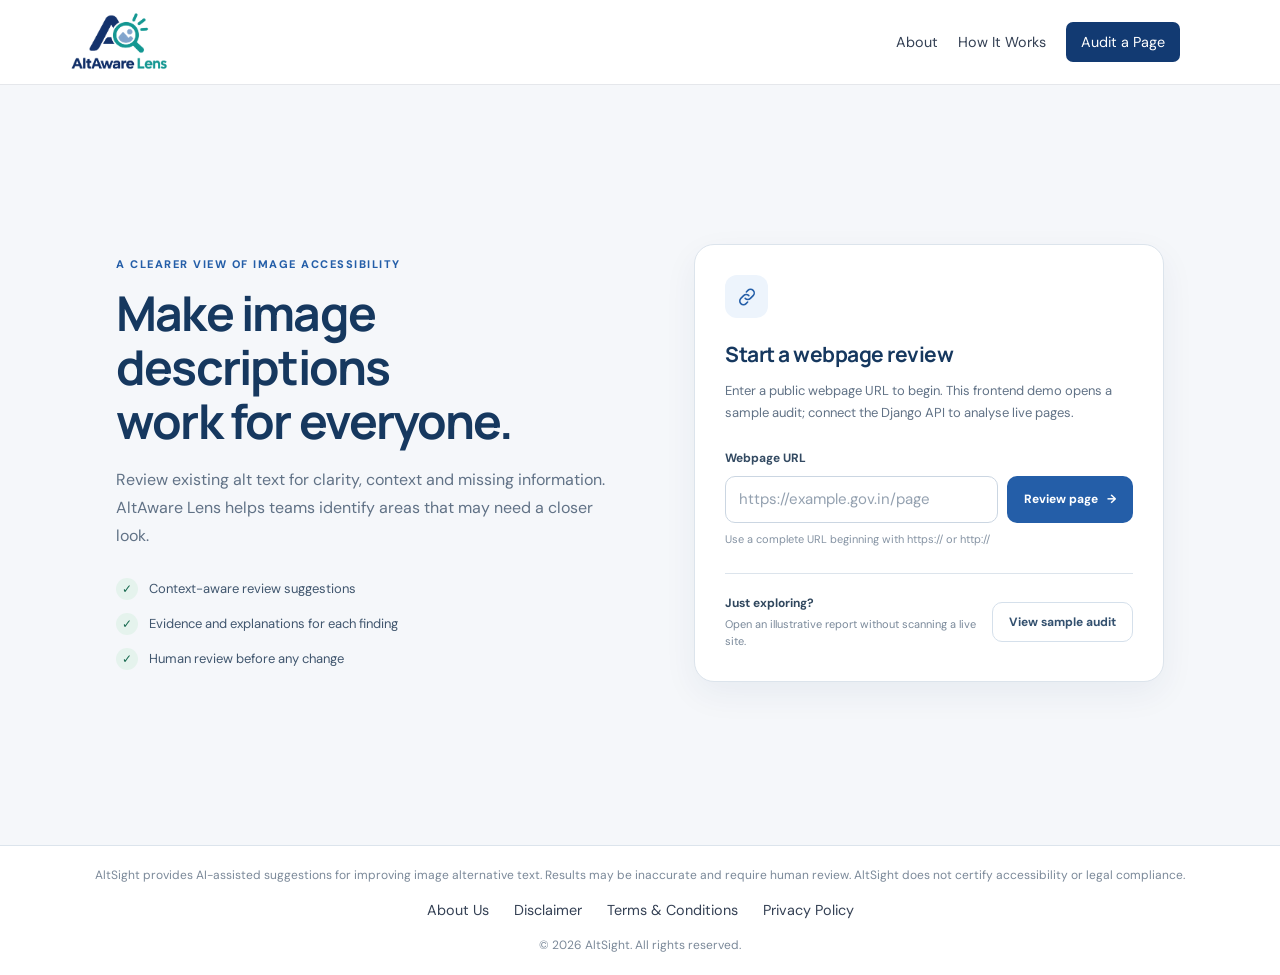
<file: index.html>
<!DOCTYPE html>
<html lang="en">

<head>
  <meta charset="UTF-8">
  <meta name="viewport" content="width=device-width, initial-scale=1">
  <meta name="theme-color" content="#16385f">

  <title>AltSight | Image accessibility review</title>

  <link rel="icon" href="images/AltAware%20Lens%20Logo%20Mark.png" type="image/png">
  <link rel="stylesheet" href="css/style.css">
  <script src="js/home.js" defer></script>
</head>

<body class="home-page">

  <!-- HEADER -->
<header class="site-header">

  <a href="index.html" class="brand">
    <img
      src="./images/AltAware%20Lens%20Logo%20Mark.png"
      alt="AltAware Lens logo"
      class="brand-logo"
      width="56"
      height="56"
    >
  </a>

  <nav class="nav-links" aria-label="Main navigation">
    <a href="about.html">About</a>
    <a href="about.html#how-it-works">How It Works</a>
    <a href="index.html#audit-form" class="nav-cta">
      Audit a Page
    </a>
  </nav>

</header>


  <!-- MAIN CONTENT -->
  <main class="home-main">

    <!-- Welcome Section -->
    <section class="welcome-copy" aria-labelledby="page-title">

      <p class="eyebrow">A clearer view of image accessibility</p>

      <h1 id="page-title">
        Make image descriptions<br class="desktop-break"> work for everyone.
      </h1>

      <p class="lead">
        Review existing alt text for clarity, context and missing information.
        AltAware Lens helps teams identify areas that may need a closer look.
      </p>

      <ul class="trust-points">
        <li><span aria-hidden="true">✓</span> Context-aware review suggestions</li>
        <li><span aria-hidden="true">✓</span> Evidence and explanations for each finding</li>
        <li><span aria-hidden="true">✓</span> Human review before any change</li>
      </ul>

    </section>


    <!-- URL Review Section -->
    <section class="url-card" aria-labelledby="url-heading">

      <div class="card-icon" aria-hidden="true">
        <svg viewBox="0 0 24 24" fill="none">
          <path
            d="M10 13.5a4 4 0 0 0 5.7 0l3-3a4 4 0 0 0-5.7-5.7l-1.7 1.7M14 10.5a4 4 0 0 0-5.7 0l-3 3A4 4 0 0 0 11 19.2l1.7-1.7"
            stroke="currentColor"
            stroke-width="1.7"
            stroke-linecap="round"
          />
        </svg>
      </div>

      <h2 id="url-heading">Start a webpage review</h2>

      <p class="muted">
        Enter a public webpage URL to begin. This frontend demo opens a
        sample audit; connect the Django API to analyse live pages.
      </p>

      <form id="urlForm" class="url-form">

        <label for="pageUrl">Webpage URL</label>

        <div class="input-row">
          <input
            id="pageUrl"
            name="url"
            type="url"
            placeholder="https://example.gov.in/page"
            autocomplete="url"
            required
          >

          <button class="button button-primary" type="submit">
            Review page <span aria-hidden="true">→</span>
          </button>
        </div>

        <p class="field-hint">
          Use a complete URL beginning with https:// or http://
        </p>

        <div
          id="homeMessage"
          class="message"
          role="status"
          aria-live="polite">
        </div>

      </form>

      <div class="card-divider"></div>

      <div class="sample-row">
        <div>
          <strong>Just exploring?</strong>
          <span>Open an illustrative report without scanning a live site.</span>
        </div>

        <button
          type="button"
          id="sampleButton"
          class="button button-secondary">
          View sample audit
        </button>
      </div>

    </section>

  </main>


  <!-- FOOTER -->
  <footer class="site-footer">

    <p class="footer-disclaimer">
      AltSight provides AI-assisted suggestions for improving image
      alternative text. Results may be inaccurate and require human
      review. AltSight does not certify accessibility or legal compliance.
    </p>

    <nav class="footer-links" aria-label="Legal and information">
      <a href="about.html">About Us</a>
      <a href="disclaimer.html">Disclaimer</a>
      <a href="terms.html">Terms &amp; Conditions</a>
      <a href="privacy.html">Privacy Policy</a>
    </nav>

    <p class="copyright">
      &copy; 2026 AltSight. All rights reserved.
    </p>

  </footer>

</body>
</html>
</file>
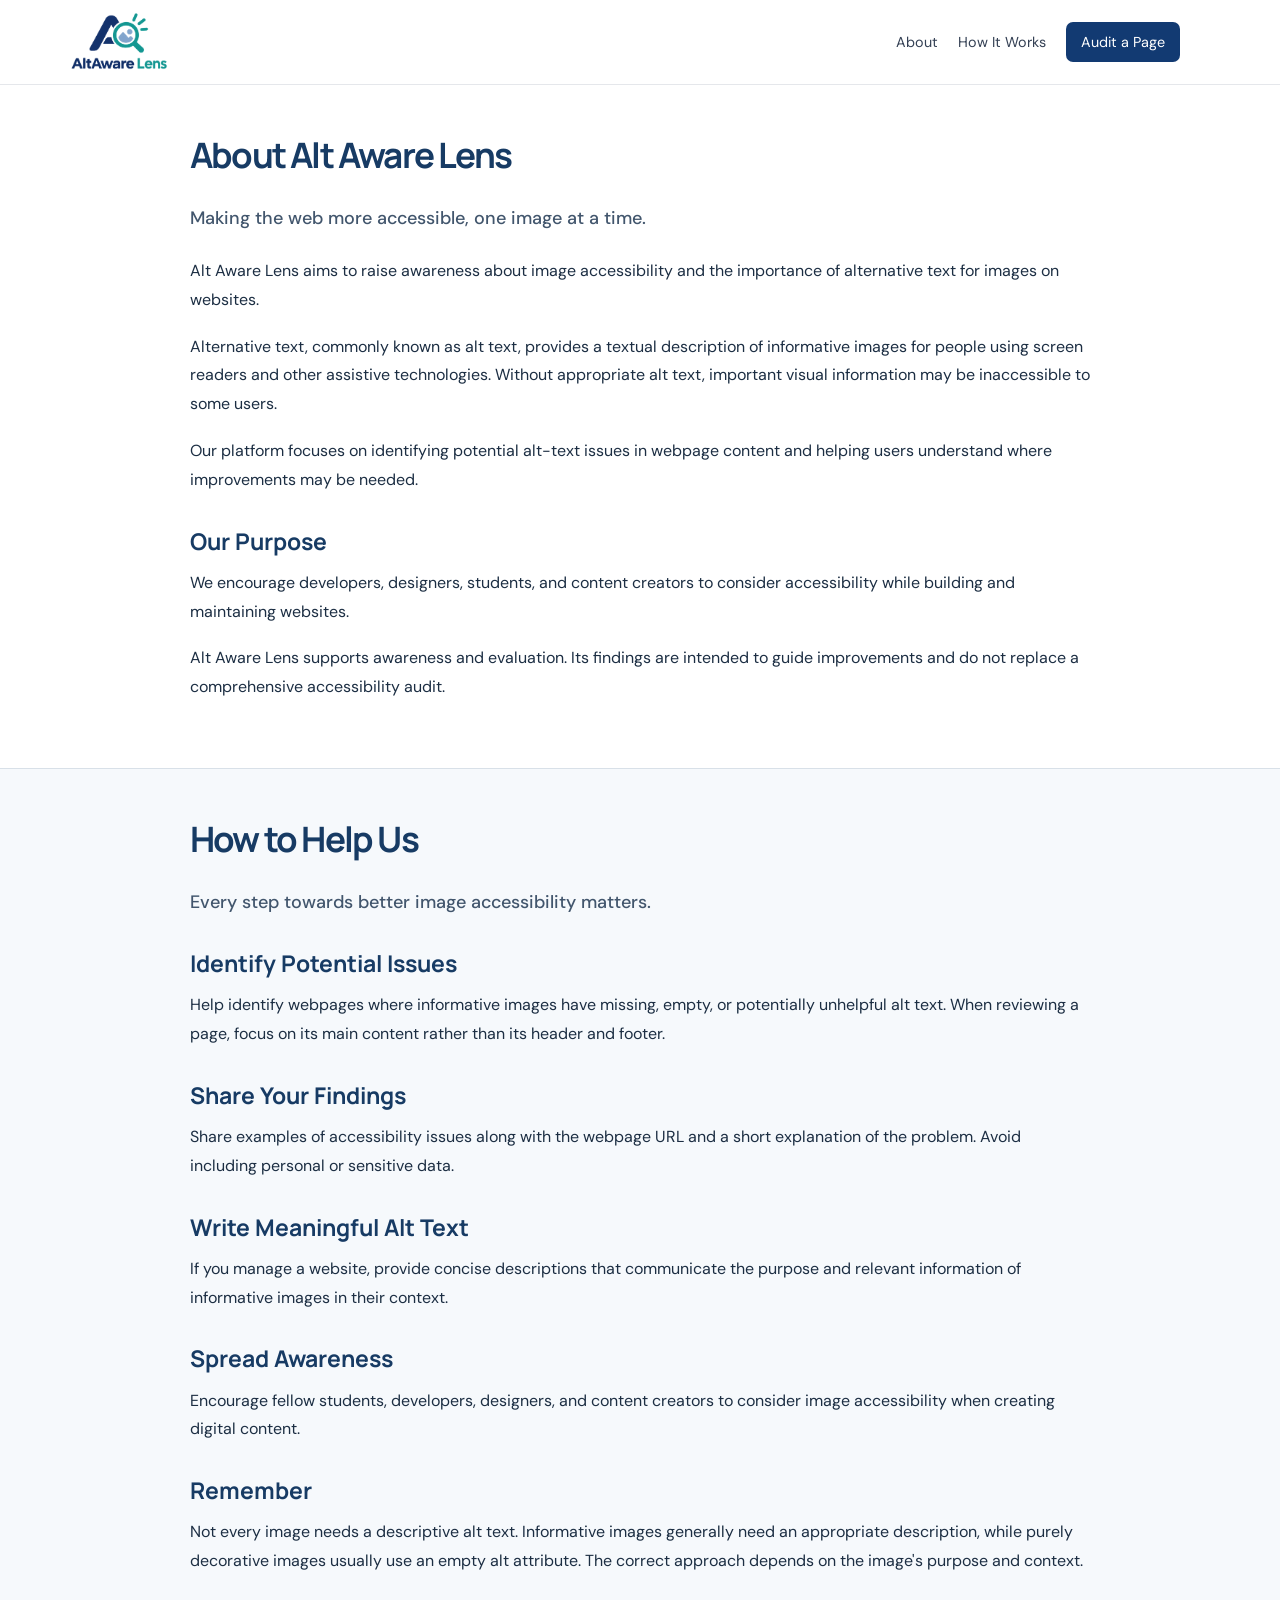
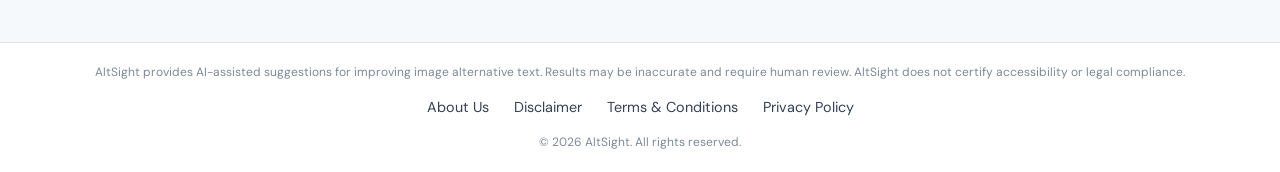
<file: info.html>
<!DOCTYPE html>
<html lang="en">

<head>
  <meta charset="UTF-8">
  <meta name="viewport" content="width=device-width, initial-scale=1">
  <meta name="theme-color" content="#16385f">

  <title>Audit report | AltAware Lens</title>

  <link rel="icon" href="images/AltAware%20Lens%20Logo%20Mark.png" type="image/png">
  <link rel="stylesheet" href="css/style.css">
  <link rel="stylesheet" href="css/info.css">
  <script src="js/audit.js" defer></script>
    
  <script defer src="js/audit.js"></script>

</head>

<body>


<!-- HEADER -->
<header class="site-header">

  <a href="index.html" class="brand">
    <img
      src="./images/AltAware%20Lens%20Logo%20Mark.png"
      alt="AltAware Lens logo"
      class="brand-logo"
      width="56"
      height="56"
    >
  </a>

  <nav class="nav-links" aria-label="Main navigation">
    <a href="about.html">About</a>
    <a href="about.html#how-it-works">How It Works</a>
    <a href="index.html#audit-form" class="nav-cta">
      Audit a Page
    </a>
  </nav>

</header>

    <!-- About Section: First Half -->
    <section class="info-section about-section" id="about">
        <div class="info-container">
            <h1>About Alt Aware Lens</h1>

            <p class="intro">
                Making the web more accessible, one image at a time.
            </p>

            <p>
                Alt Aware Lens aims to raise awareness about image
                accessibility and the importance of alternative text
                for images on websites.
            </p>

            <p>
                Alternative text, commonly known as alt text, provides
                a textual description of informative images for people
                using screen readers and other assistive technologies.
                Without appropriate alt text, important visual
                information may be inaccessible to some users.
            </p>

            <p>
                Our platform focuses on identifying potential
                alt-text issues in webpage content and helping users
                understand where improvements may be needed.
            </p>

            <h2>Our Purpose</h2>

            <p>
                We encourage developers, designers, students, and
                content creators to consider accessibility while
                building and maintaining websites.
            </p>

            <p>
                Alt Aware Lens supports awareness and evaluation.
                Its findings are intended to guide improvements and
                do not replace a comprehensive accessibility audit.
            </p>
        </div>
    </section>

    <!-- How to Help Us Section: Second Half -->
    <section class="info-section help-section" id="how-to-help">
        <div class="info-container">
            <h1>How to Help Us</h1>

            <p class="intro">
                Every step towards better image accessibility matters.
            </p>

            <h2>Identify Potential Issues</h2>

            <p>
                Help identify webpages where informative images have
                missing, empty, or potentially unhelpful alt text.
                When reviewing a page, focus on its main content
                rather than its header and footer.
            </p>

            <h2>Share Your Findings</h2>

            <p>
                Share examples of accessibility issues along with
                the webpage URL and a short explanation of the
                problem. Avoid including personal or sensitive data.
            </p>

            <h2>Write Meaningful Alt Text</h2>

            <p>
                If you manage a website, provide concise descriptions
                that communicate the purpose and relevant information
                of informative images in their context.
            </p>

            <h2>Spread Awareness</h2>

            <p>
                Encourage fellow students, developers, designers,
                and content creators to consider image accessibility
                when creating digital content.
            </p>

            <h2>Remember</h2>

            <p>
                Not every image needs a descriptive alt text.
                Informative images generally need an appropriate
                description, while purely decorative images usually
                use an empty alt attribute. The correct approach
                depends on the image's purpose and context.
            </p>
        </div>
    </section>


</main>


  <!-- FOOTER -->
  <footer class="site-footer">

    <p class="footer-disclaimer">
      AltSight provides AI-assisted suggestions for improving image
      alternative text. Results may be inaccurate and require human
      review. AltSight does not certify accessibility or legal compliance.
    </p>

    <nav class="footer-links" aria-label="Legal and information">
      <a href="about.html">About Us</a>
      <a href="disclaimer.html">Disclaimer</a>
      <a href="terms.html">Terms &amp; Conditions</a>
      <a href="privacy.html">Privacy Policy</a>
    </nav>

    <p class="copyright">
      &copy; 2026 AltSight. All rights reserved.
    </p>

  </footer>
  </body>
</html>
</file>
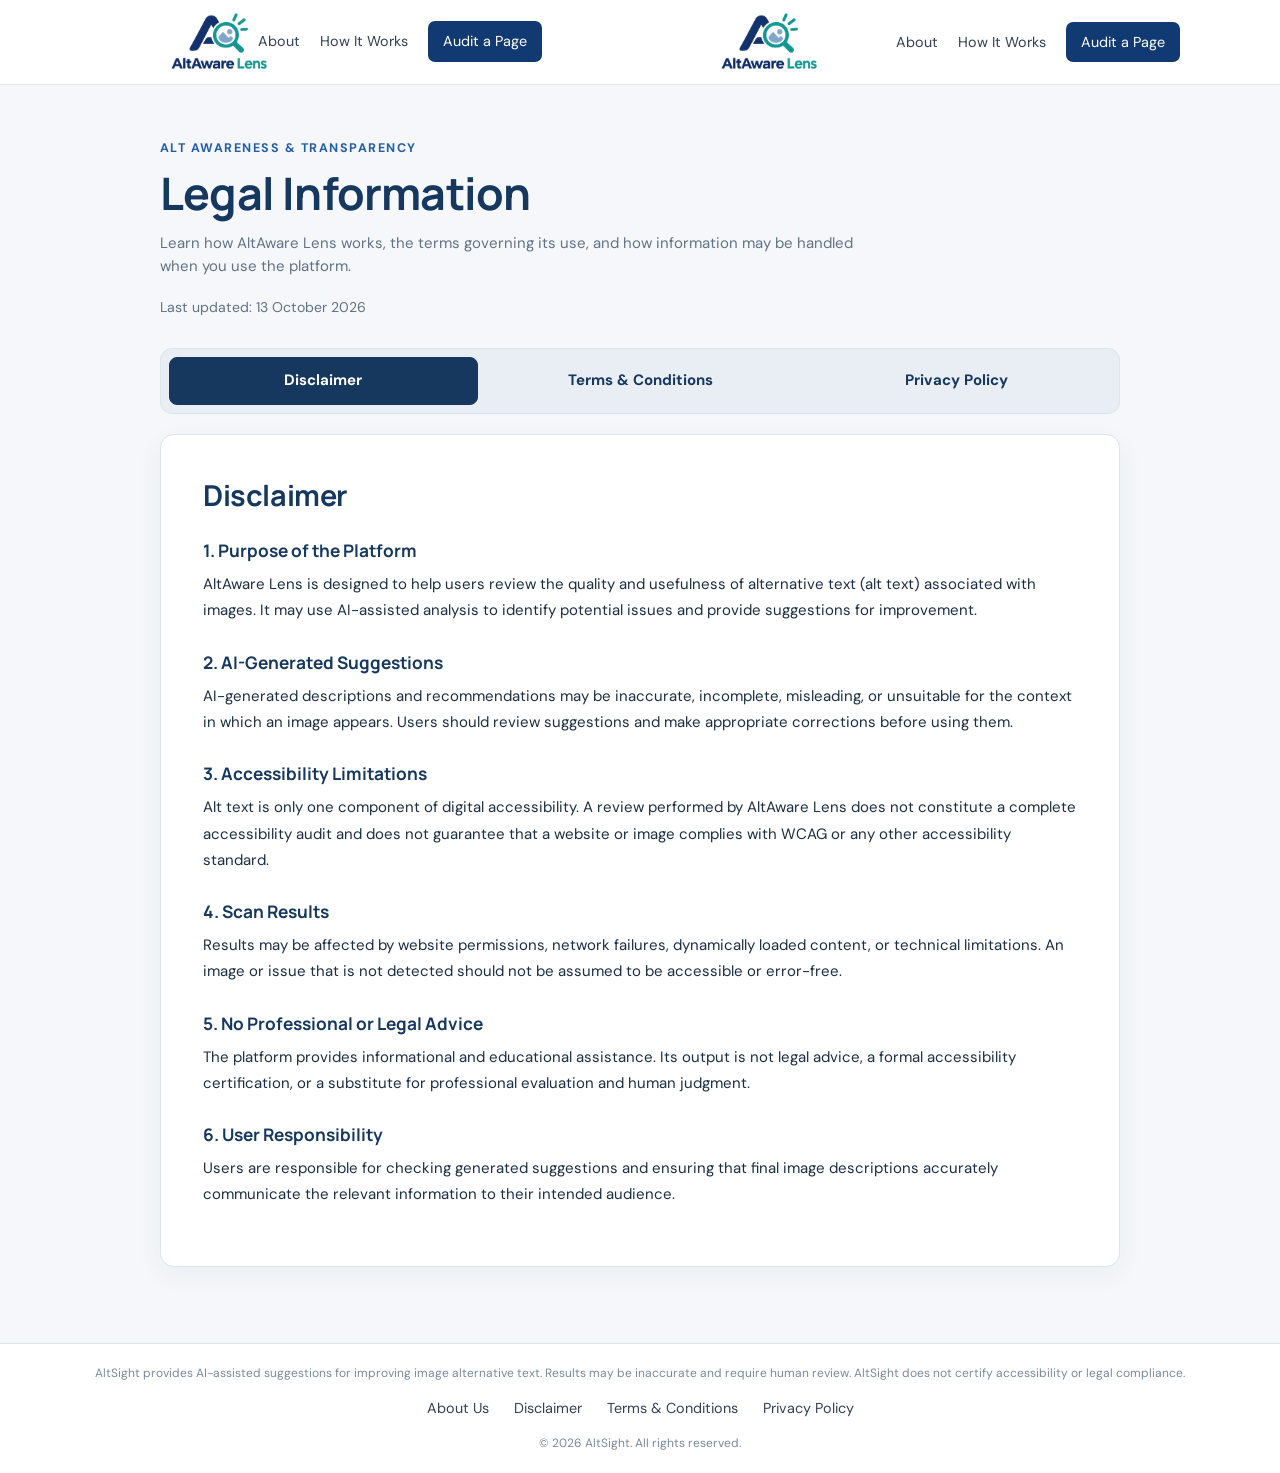
<file: legal.html>
<!DOCTYPE html>
<html lang="en">
<head>
  <meta charset="UTF-8">
  <meta name="viewport" content="width=device-width, initial-scale=1.0">
  <meta name="description" content="Disclaimer, Terms and Conditions, and Privacy Policy for AltAware Lens.">
  <title>Legal Information | AltAware Lens</title>
  <link rel="stylesheet" href="css/legal.css">
  <link rel="stylesheet" href="css/style.css">
  <script src="js/legal.js" defer></script>
</head>

<body>
      <!-- HEADER -->
<header class="site-header">

    

<!-- HEADER -->
<header class="site-header">

  <a href="index.html" class="brand">
    <img
      src="./images/AltAware%20Lens%20Logo%20Mark.png"
      alt="AltAware Lens logo"
      class="brand-logo"
      width="56"
      height="56"
    >
  </a>

  <nav class="nav-links" aria-label="Main navigation">
    <a href="about.html">About</a>
    <a href="about.html#how-it-works">How It Works</a>
    <a href="index.html#audit-form" class="nav-cta">
      Audit a Page
    </a>
  </nav>

</header>

  <a href="index.html" class="brand">
    <img
      src="./images/AltAware%20Lens%20Logo%20Mark.png"
      alt="AltAware Lens logo"
      class="brand-logo"
      width="56"
      height="56"
    >
  </a>

  <nav class="nav-links" aria-label="Main navigation">
    <a href="about.html">About</a>
    <a href="about.html#how-it-works">How It Works</a>
    <a href="index.html#audit-form" class="nav-cta">
      Audit a Page
    </a>
  </nav>

</header>

  <main class="legal-main">
    <section class="legal-intro">
      <p class="eyebrow">ALT AWARENESS &amp; TRANSPARENCY</p>
      <h1>Legal Information</h1>
      <p>
        Learn how AltAware Lens works, the terms governing its use,
        and how information may be handled when you use the platform.
      </p>
      <p class="updated">Last updated: 13 October 2026</p>
    </section>

    <div class="legal-tabs" role="tablist" aria-label="Legal information">
      <button
        type="button"
        class="legal-tab active"
        id="tab-disclaimer"
        role="tab"
        aria-selected="true"
        aria-controls="panel-disclaimer"
        tabindex="0"
      >
        Disclaimer
      </button>

      <button
        type="button"
        class="legal-tab"
        id="tab-terms"
        role="tab"
        aria-selected="false"
        aria-controls="panel-terms"
        tabindex="-1"
      >
        Terms &amp; Conditions
      </button>

      <button
        type="button"
        class="legal-tab"
        id="tab-privacy"
        role="tab"
        aria-selected="false"
        aria-controls="panel-privacy"
        tabindex="-1"
      >
        Privacy Policy
      </button>
    </div>

    <div class="legal-content">
      <section
        class="legal-panel"
        id="panel-disclaimer"
        role="tabpanel"
        aria-labelledby="tab-disclaimer"
        tabindex="0"
      >
        <h2>Disclaimer</h2>

        <h3>1. Purpose of the Platform</h3>
        <p>
          AltAware Lens is designed to help users review the quality and
          usefulness of alternative text (alt text) associated with images.
          It may use AI-assisted analysis to identify potential issues and
          provide suggestions for improvement.
        </p>

        <h3>2. AI-Generated Suggestions</h3>
        <p>
          AI-generated descriptions and recommendations may be inaccurate,
          incomplete, misleading, or unsuitable for the context in which an
          image appears. Users should review suggestions and make appropriate
          corrections before using them.
        </p>

        <h3>3. Accessibility Limitations</h3>
        <p>
          Alt text is only one component of digital accessibility. A review
          performed by AltAware Lens does not constitute a complete
          accessibility audit and does not guarantee that a website or image
          complies with WCAG or any other accessibility standard.
        </p>

        <h3>4. Scan Results</h3>
        <p>
          Results may be affected by website permissions, network failures,
          dynamically loaded content, or technical limitations. An image or
          issue that is not detected should not be assumed to be accessible
          or error-free.
        </p>

        <h3>5. No Professional or Legal Advice</h3>
        <p>
          The platform provides informational and educational assistance.
          Its output is not legal advice, a formal accessibility certification,
          or a substitute for professional evaluation and human judgment.
        </p>

        <h3>6. User Responsibility</h3>
        <p>
          Users are responsible for checking generated suggestions and
          ensuring that final image descriptions accurately communicate the
          relevant information to their intended audience.
        </p>
      </section>

      <section
        class="legal-panel"
        id="panel-terms"
        role="tabpanel"
        aria-labelledby="tab-terms"
        tabindex="0"
        hidden
      >
        <h2>Terms &amp; Conditions</h2>

        <h3>1. Acceptance of Terms</h3>
        <p>
          By accessing or using AltAware Lens, you agree to these Terms and
          Conditions. If you do not agree with these terms, please discontinue
          use of the platform.
        </p>

        <h3>2. Platform Purpose</h3>
        <p>
          AltAware Lens is intended to assist with reviewing image alt text
          and identifying possible accessibility improvements. Features and
          functionality may change as the project develops.
        </p>

        <h3>3. Acceptable Use</h3>
        <p>You agree not to use the platform to:</p>
        <ul>
          <li>Violate applicable laws or another person's rights.</li>
          <li>Attempt unauthorised access to systems, data, or accounts.</li>
          <li>Interfere with the platform's security or normal operation.</li>
          <li>Submit content you do not have permission to use.</li>
          <li>Misrepresent a platform result as an official accessibility certification.</li>
        </ul>

        <h3>4. User Content and Responsibility</h3>
        <p>
          You remain responsible for the images, URLs, text, and other content
          you submit. You must have the necessary rights and permissions to
          submit that content for analysis.
        </p>

        <h3>5. Accuracy and Availability</h3>
        <p>
          The platform is provided as an assistance tool. We do not guarantee
          that every analysis will be accurate, complete, uninterrupted, or
          available at all times. You should independently review important
          results.
        </p>

        <h3>6. Intellectual Property</h3>
        <p>
          These terms do not transfer ownership of content you submit to
          AltAware Lens. You retain any rights you hold in that content.
          The platform's own name, design, and original materials remain
          subject to their applicable intellectual property rights.
        </p>

        <h3>7. Third-Party Services</h3>
        <p>
          Certain features may depend on third-party hosting, AI models, or
          other services. Their availability and processing practices may be
          governed by separate terms and policies.
        </p>

        <h3>8. Limitation of Liability</h3>
        <p>
          To the extent permitted by applicable law, AltAware Lens is not
          responsible for losses arising from reliance on unverified
          suggestions, incomplete results, or temporary service interruptions.
          Nothing in these terms excludes liability or rights that cannot
          lawfully be excluded.
        </p>

        <h3>9. Changes to These Terms</h3>
        <p>
          These terms may be updated as the platform evolves. The latest
          version will be published on this page with its updated date.
        </p>

        <h3>10. Applicable Law</h3>
        <p>
          These terms are subject to applicable laws. Any specific governing
          law or jurisdiction provision should be finalised before the
          platform is released for public use.
        </p>
      </section>

      <section
        class="legal-panel"
        id="panel-privacy"
        role="tabpanel"
        aria-labelledby="tab-privacy"
        tabindex="0"
        hidden
      >
        <h2>Privacy Policy</h2>

        <h3>1. About This Policy</h3>
        <p>
          This Privacy Policy explains the categories of information that
          may be processed when you use AltAware Lens and the purposes for
          which that information may be used. The final policy must reflect
          the platform's actual technical implementation.
        </p>

        <h3>2. Information That May Be Processed</h3>
        <p>Depending on the features you use, information may include:</p>
        <ul>
          <li>Website URLs submitted for review.</li>
          <li>Images or image references provided for analysis.</li>
          <li>Existing alt text and relevant page content retrieved during a scan.</li>
          <li>Analysis results, generated suggestions, and report information.</li>
          <li>Feedback or messages voluntarily submitted by users.</li>
          <li>Technical information required to operate, secure, and troubleshoot the platform.</li>
        </ul>

        <h3>3. How Information May Be Used</h3>
        <p>Information may be processed to:</p>
        <ul>
          <li>Perform image and alt-text reviews.</li>
          <li>Generate suggestions and display analysis reports.</li>
          <li>Maintain platform security and troubleshoot errors.</li>
          <li>Improve functionality and evaluate system performance.</li>
        </ul>

        <h3>4. AI Processing and Third-Party Services</h3>
        <p>
          If an external AI model or third-party service is used to analyse
          submitted content, relevant information may be sent to that service
          to perform the requested task. The platform's final policy should
          identify the services involved and explain their applicable
          processing and retention practices.
        </p>

        <h3>5. Storage and Retention</h3>
        <p>
          The information stored and the period for which it is retained
          depend on the platform's actual implementation. Before public
          release, this section should specify whether submitted images,
          URLs, generated reports, logs, or user feedback are stored, where
          applicable, and when they are deleted.
        </p>

        <h3>6. Sharing of Information</h3>
        <p>
          Information may be processed by service providers where necessary
          to operate the platform. Any additional sharing practices must be
          disclosed accurately in the final policy. Do not submit confidential
          or sensitive information unless you understand how it will be handled.
        </p>

        <h3>7. Security</h3>
        <p>
          Reasonable safeguards should be implemented to protect information
          handled by the platform. No method of electronic storage or
          transmission can be guaranteed to be completely secure.
        </p>

        <h3>8. Cookies and Analytics</h3>
        <p>
          If cookies, analytics tools, or similar technologies are used, the
          final policy should explain what they collect and how users can
          manage them. This section should be updated to match the deployed
          website's actual behaviour.
        </p>

        <h3>9. Your Rights and Applicable Law</h3>
        <p>
          Depending on the applicable law and the circumstances, individuals
          may have rights relating to their personal data. The platform's
          handling of personal data should be assessed against applicable
          Indian privacy requirements, including the Digital Personal Data
          Protection Act, 2023, and relevant rules and provisions in force.
        </p>

        <h3>10. Policy Updates</h3>
        <p>
          This policy may be revised when the platform's features, data
          handling, or legal obligations change. The latest version will
          be published on this page.
        </p>

        <h3>11. Contact</h3>
        <p>
          For privacy-related questions, contact the platform team using
          the official contact details provided by the project maintainers.
          Add a monitored email address here before public release.
        </p>
      </section>
    </div>
  </main>

  <!-- FOOTER -->
  <footer class="site-footer">

    <p class="footer-disclaimer">
      AltSight provides AI-assisted suggestions for improving image
      alternative text. Results may be inaccurate and require human
      review. AltSight does not certify accessibility or legal compliance.
    </p>

    <nav class="footer-links" aria-label="Legal and information">
      <a href="about.html">About Us</a>
      <a href="disclaimer.html">Disclaimer</a>
      <a href="terms.html">Terms &amp; Conditions</a>
      <a href="privacy.html">Privacy Policy</a>
    </nav>

    <p class="copyright">
      &copy; 2026 AltSight. All rights reserved.
    </p>

  </footer>

</body>
</html>
</body>
</html>
</file>
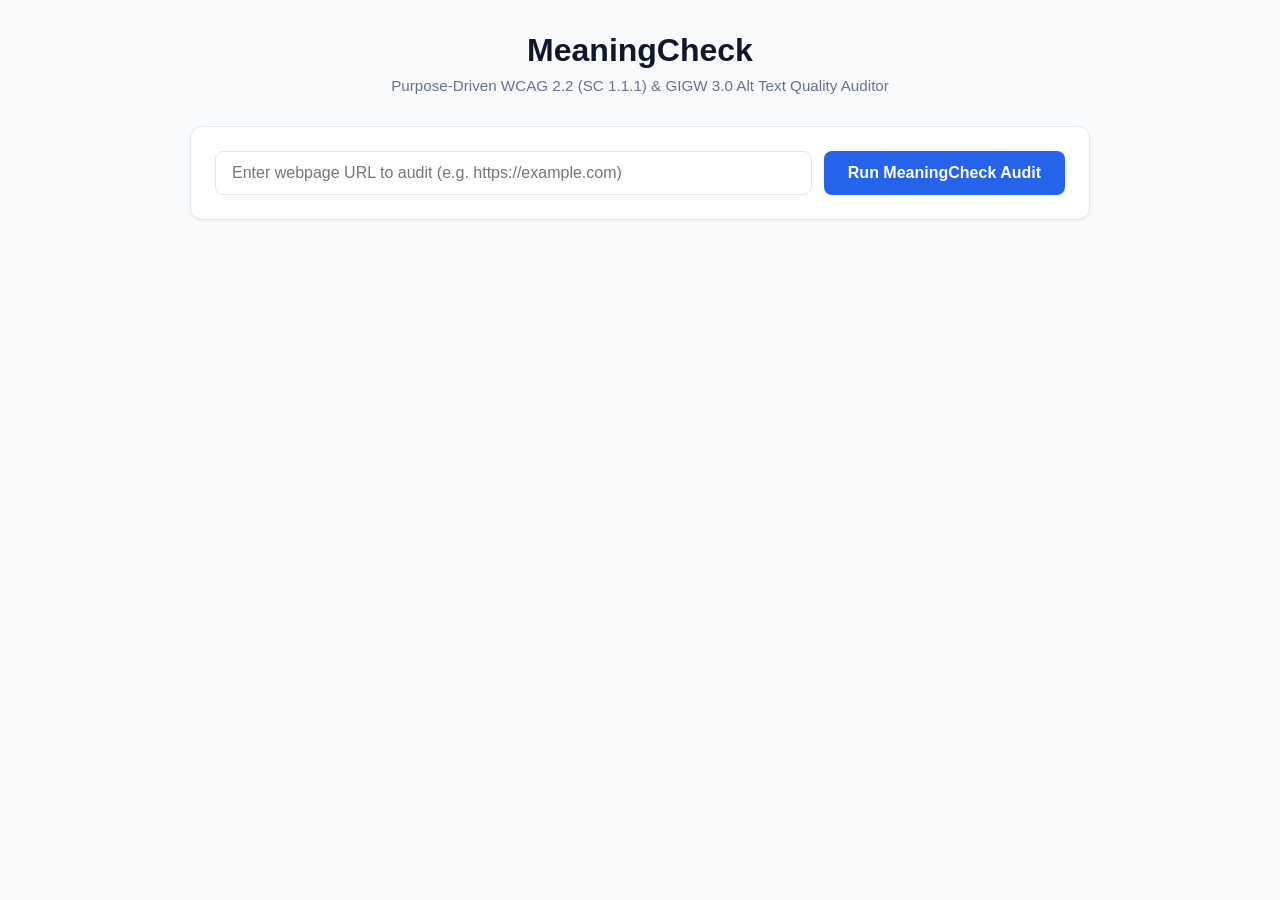
<file: auditor/templates/test.html>
<!DOCTYPE html>
<html lang="en">
<head>
    <meta charset="UTF-8">
    <meta name="viewport" content="width=device-width, initial-scale=1.0">
    <title>MeaningCheck - Purpose-Driven Alt Text Auditor</title>
    <style>
        :root {
            --bg-color: #f8fafc;
            --card-bg: #ffffff;
            --text-main: #0f172a;
            --text-muted: #64748b;
            --border-color: #e2e8f0;
            --primary: #2563eb;
            --primary-hover: #1d4ed8;
            --warning-bg: #fffbeb;
            --warning-border: #fef08a;
            --warning-text: #854d0e;
            --badge-bg: #f1f5f9;
        }

        * {
            box-sizing: border-box;
            margin: 0;
            padding: 0;
            font-family: -apple-system, BlinkMacSystemFont, "Segoe UI", Roboto, Helvetica, Arial, sans-serif;
        }

        body {
            background-color: var(--bg-color);
            color: var(--text-main);
            padding: 2rem 1rem;
            display: flex;
            justify-content: center;
        }

        .container {
            width: 100%;
            max-width: 900px;
        }

        header {
            margin-bottom: 2rem;
            text-align: center;
        }

        header h1 {
            font-size: 2rem;
            font-weight: 700;
            color: var(--text-main);
        }

        header p {
            color: var(--text-muted);
            margin-top: 0.5rem;
            font-size: 0.95rem;
        }

        .audit-card {
            background: var(--card-bg);
            border: 1px solid var(--border-color);
            border-radius: 12px;
            padding: 1.5rem;
            box-shadow: 0 1px 3px rgba(0,0,0,0.05);
            margin-bottom: 2rem;
        }

        .input-group {
            display: flex;
            gap: 0.75rem;
        }

        input[type="url"] {
            flex: 1;
            padding: 0.75rem 1rem;
            border: 1px solid var(--border-color);
            border-radius: 8px;
            font-size: 1rem;
            outline: none;
            transition: border-color 0.2s;
        }

        input[type="url"]:focus {
            border-color: var(--primary);
        }

        button.btn-primary {
            background-color: var(--primary);
            color: white;
            border: none;
            border-radius: 8px;
            padding: 0.75rem 1.5rem;
            font-size: 1rem;
            font-weight: 600;
            cursor: pointer;
            transition: background-color 0.2s;
        }

        button.btn-primary:hover {
            background-color: var(--primary-hover);
        }

        button:disabled {
            opacity: 0.6;
            cursor: not-allowed;
        }

        .loading-state {
            display: none;
            text-align: center;
            padding: 2rem;
            color: var(--text-muted);
            font-weight: 500;
        }

        .results-container {
            display: flex;
            flex-direction: column;
            gap: 1.5rem;
        }

        .finding-card {
            background: var(--card-bg);
            border: 1px solid var(--border-color);
            border-radius: 12px;
            padding: 1.5rem;
            box-shadow: 0 1px 3px rgba(0,0,0,0.04);
            display: flex;
            flex-direction: column;
            gap: 1.25rem;
        }

        .card-header {
            display: flex;
            justify-content: space-between;
            align-items: center;
            flex-wrap: wrap;
            gap: 0.5rem;
            padding-bottom: 0.75rem;
            border-bottom: 1px solid var(--border-color);
        }

        .badge-group {
            display: flex;
            gap: 0.5rem;
            align-items: center;
            flex-wrap: wrap;
        }

        .badge {
            background: var(--badge-bg);
            color: var(--text-main);
            padding: 0.25rem 0.65rem;
            border-radius: 6px;
            font-size: 0.8rem;
            font-weight: 600;
            text-transform: uppercase;
            letter-spacing: 0.03em;
        }

        .badge-issue {
            background: #fee2e2;
            color: #991b1b;
        }

        .badge-none {
            background: #dcfce7;
            color: #166534;
        }

        .badge-confidence {
            background: #e0e7ff;
            color: #3730a3;
        }

        .image-preview-wrapper {
            display: flex;
            gap: 1.5rem;
            align-items: flex-start;
        }

        .image-preview {
            max-width: 200px;
            max-height: 160px;
            object-fit: cover;
            border-radius: 8px;
            border: 1px solid var(--border-color);
            background: #f1f5f9;
        }

        .meta-context {
            flex: 1;
            font-size: 0.85rem;
            color: var(--text-muted);
            line-height: 1.4;
        }

        .meta-context strong {
            color: var(--text-main);
        }

        /* 3 Suggestion Boxes */
        .box-container {
            display: flex;
            flex-direction: column;
            gap: 1rem;
        }

        .suggestion-box {
            border: 1px solid var(--border-color);
            border-radius: 8px;
            padding: 1rem;
            background-color: #fafbfc;
        }

        .suggestion-box.box-current {
            border-left: 4px solid #64748b;
        }

        .suggestion-box.box-action {
            border-left: 4px solid #eab308;
            background-color: #fefce8;
        }

        .suggestion-box.box-proposed {
            border-left: 4px solid #2563eb;
            background-color: #eff6ff;
        }

        .box-title {
            font-size: 0.85rem;
            font-weight: 700;
            text-transform: uppercase;
            letter-spacing: 0.04em;
            margin-bottom: 0.4rem;
        }

        .box-current .box-title { color: #475569; }
        .box-action .box-title { color: #854d0e; }
        .box-proposed .box-title { color: #1e40af; }

        .box-content {
            font-size: 0.95rem;
            line-height: 1.5;
            color: var(--text-main);
            word-break: break-word;
        }

        .box-content em {
            color: var(--text-muted);
        }

        .disclaimer-banner {
            margin-top: 2rem;
            padding: 1rem;
            background-color: var(--warning-bg);
            border: 1px solid var(--warning-border);
            color: var(--warning-text);
            border-radius: 8px;
            font-size: 0.85rem;
            text-align: center;
        }
    </style>
</head>
<body>

<div class="container">
    <header>
        <h1>MeaningCheck</h1>
        <p>Purpose-Driven WCAG 2.2 (SC 1.1.1) & GIGW 3.0 Alt Text Quality Auditor</p>
    </header>

    <div class="audit-card">
        <form id="auditForm">
            <div class="input-group">
                <input type="url" id="targetUrl" placeholder="Enter webpage URL to audit (e.g. https://example.com)" required>
                <button type="submit" id="submitBtn" class="btn-primary">Run MeaningCheck Audit</button>
            </div>
        </form>
    </div>

    <div id="loading" class="loading-state">
        Auditing visuals with Gemma vision model and WCAG 2.2 criteria...
    </div>

    <div id="results" class="results-container"></div>

    <div id="disclaimer" class="disclaimer-banner" style="display: none;">
        Heuristic audit informed by WCAG 2.2 and GIGW 3.0 principles. Automated evaluation results do not certify legal compliance.
    </div>
</div>

<script>
    document.getElementById('auditForm').addEventListener('submit', async function(e) {
        e.preventDefault();

        const urlInput = document.getElementById('targetUrl').value.trim();
        const submitBtn = document.getElementById('submitBtn');
        const loading = document.getElementById('loading');
        const results = document.getElementById('results');
        const disclaimer = document.getElementById('disclaimer');

        submitBtn.disabled = true;
        loading.style.display = 'block';
        results.innerHTML = '';
        disclaimer.style.display = 'none';

        try {
            const formData = new FormData();
            formData.append('url', urlInput);

            const response = await fetch('/audit/run/', {
                method: 'POST',
                body: formData
            });

            const data = await response.json();

            if (!response.ok) {
                results.innerHTML = `<div class="audit-card" style="color: #991b1b;">Error: ${data.error || 'Failed to complete audit.'}</div>`;
                return;
            }

            if (!data.findings || data.findings.length === 0) {
                results.innerHTML = `<div class="audit-card" style="text-align: center; color: var(--text-muted);">No images found to audit on the specified page.</div>`;
                return;
            }

            disclaimer.style.display = 'block';

            data.findings.forEach(item => {
                const isIssue = item.issue_type !== 'None';
                const issueBadgeClass = isIssue ? 'badge-issue' : 'badge-none';

                const cardHtml = `
                    <div class="finding-card">
                        <div class="card-header">
                            <div class="badge-group">
                                <span class="badge ${issueBadgeClass}">${item.issue_type}</span>
                                <span class="badge">Purpose: ${item.image_purpose}</span>
                                <span class="badge badge-confidence">Confidence: ${item.confidence}</span>
                                ${item.need_for_long_description ? '<span class="badge" style="background:#fef3c7; color:#92400e;">Requires Long Desc</span>' : ''}
                                ${item.human_review_required ? '<span class="badge" style="background:#fee2e2; color:#b91c1c;">Review Recommended</span>' : ''}
                            </div>
                        </div>

                        <div class="image-preview-wrapper">
                            <img src="${item.image_url}" alt="" class="image-preview" onerror="this.src='data:image/svg+xml;utf8,<svg xmlns=\'http://www.w3.org/2000/svg\' width=\'100\' height=\'100\' fill=\'%23ccc\'><text x=\'10\' y=\'55\' fill=\'%23666\'>No Preview</text></svg>';">
                            <div class="meta-context">
                                <div><strong>DOM Context:</strong> ${item.nearby_context || 'None'}</div>
                                <div style="margin-top: 4px; word-break: break-all;"><strong>Image URL:</strong> <a href="${item.image_url}" target="_blank" style="color: #2563eb;">${item.image_url}</a></div>
                            </div>
                        </div>

                        <div class="box-container">
                            <!-- Box 1: Current Alt -->
                            <div class="suggestion-box box-current">
                                <div class="box-title">Current Alt</div>
                                <div class="box-content">${escapeHtml(item.current_alt)}</div>
                            </div>

                            <!-- Box 2: Suggested Action -->
                            <div class="suggestion-box box-action">
                                <div class="box-title">Suggested Action</div>
                                <div class="box-content">${escapeHtml(item.suggested_action)}</div>
                            </div>

                            <!-- Box 3: Proposed Alt Text -->
                            <div class="suggestion-box box-proposed">
                                <div class="box-title">Proposed Alt Text</div>
                                <div class="box-content">${escapeHtml(item.proposed_alt_text)}</div>
                            </div>
                        </div>
                    </div>
                `;
                results.insertAdjacentHTML('beforeend', cardHtml);
            });

        } catch (err) {
            results.innerHTML = `<div class="audit-card" style="color: #991b1b;">Connection Error: ${err.message}</div>`;
        } finally {
            loading.style.display = 'none';
            submitBtn.disabled = false;
        }
    });

    function escapeHtml(text) {
        if (!text) return '';
        return text
            .replace(/&/g, "&amp;")
            .replace(/</g, "&lt;")
            .replace(/>/g, "&gt;")
            .replace(/"/g, "&quot;")
            .replace(/'/g, "&#039;");
    }
</script>

</body>
</html>
</file>
<file: css/style.css>
@import url('https://fonts.googleapis.com/css2?family=DM+Sans:wght@400;500;600;700&family=Manrope:wght@400;500;600;700;800&display=swap');

:root {
  --navy:#16385f; --blue:#245ea8; --blue-dark:#194a86; --blue-pale:#edf4fc;
  --ink:#1c2e43; --muted:#617286; --line:#dce4ec; --paper:#fff; --bg:#f5f7fa;
  --green:#17694f; --green-bg:#eaf6f0; --amber:#875b06; --amber-bg:#fff5df;
  --red:#a52b37; --red-bg:#fff0f1; --shadow:0 12px 34px rgba(22,56,95,.06);
  --radius:16px;
}
* { box-sizing:border-box; }
html { scroll-behavior:smooth; }
body { margin:0; background:var(--bg); color:var(--ink); font:15px/1.55 "DM Sans",system-ui,-apple-system,"Segoe UI",sans-serif; }
button,input { font:inherit; }
button,a { -webkit-tap-highlight-color:transparent; }
button { cursor:pointer; }
a { color:var(--blue); }
:focus-visible { outline:3px solid #4b91df; outline-offset:3px; }
.site-header { height:76px; display:flex; align-items:center; justify-content:space-between; padding:0 clamp(20px,6vw,88px); background:#fff; border-bottom:1px solid var(--line); }
.brand { display:inline-flex; align-items:center; gap:11px; color:var(--navy); text-decoration:none; }
.brand img { width:38px; height:38px; flex:none; }
.brand-copy { display:flex; flex-direction:column; line-height:1.1; }
.brand-copy strong { font:800 20px/1.15 "Manrope",sans-serif; letter-spacing:-.7px; }
.brand-copy small { margin-top:5px; font-size:9px; letter-spacing:1.15px; color:#708196; font-weight:700; }
.header-label,.workspace-label { color:#62758b; font-size:12px; font-weight:600; }
.home-main { max-width:1100px; margin:0 auto; padding:76px 26px 80px; display:grid; grid-template-columns:minmax(0,1fr) minmax(360px,.92fr); align-items:center; gap:68px; min-height:calc(100vh - 140px); }
.eyebrow { margin:0 0 13px; color:var(--blue); text-transform:uppercase; letter-spacing:1.5px; font-size:11px; font-weight:800; }
h1,h2,h3,p { margin-top:0; }
h1,h2,h3 { font-family:"Manrope","DM Sans",sans-serif; }
h1 { color:var(--navy); font-size:clamp(34px,4vw,48px); letter-spacing:-1.8px; line-height:1.13; margin-bottom:18px; }
.lead { color:var(--muted); font-size:16px; max-width:550px; line-height:1.75; }
.trust-points { padding:0; margin:28px 0 0; list-style:none; display:grid; gap:13px; color:#40566e; font-size:13px; }
.trust-points li { display:flex; align-items:center; gap:11px; }
.trust-points li span { display:grid; place-items:center; width:22px; height:22px; border-radius:50%; background:#e5f3ed; color:#17694f; font-weight:800; font-size:12px; }
.url-card { background:#fff; border:1px solid var(--line); border-radius:20px; padding:30px; box-shadow:var(--shadow); }
.card-icon { display:grid; place-items:center; width:43px; height:43px; background:var(--blue-pale); color:var(--blue); border-radius:12px; margin-bottom:20px; }
.card-icon svg { width:22px; height:22px; }
.url-card h2 { color:var(--navy); font-size:21px; letter-spacing:-.5px; margin-bottom:9px; }
.muted { color:var(--muted); }
.url-card > .muted { font-size:13px; line-height:1.7; margin-bottom:25px; }
.url-form label { display:block; font-size:12px; font-weight:700; margin-bottom:8px; color:#334a62; }
.input-row { display:flex; gap:9px; }
input[type=url] { min-width:0; width:100%; height:47px; padding:0 13px; color:var(--ink); border:1px solid #cbd6e2; border-radius:10px; background:#fff; }
input[type=url]:focus { border-color:#4b91df; outline:3px solid #4b91df26; }
input::placeholder { color:#94a1b0; }
.button { display:inline-flex; justify-content:center; align-items:center; gap:9px; border:1px solid transparent; border-radius:10px; padding:12px 16px; font-size:12px; line-height:1.2; font-weight:750; text-decoration:none; white-space:nowrap; transition:background .15s,border-color .15s; }
.button-primary { color:#fff; background:var(--blue); }
.button-primary:hover { background:var(--blue-dark); }
.button-secondary { background:#fff; border-color:#d5e0eb; color:#34516f; }
.button-secondary:hover { background:#f4f8fc; border-color:#bdccdc; }
.button-small { padding:9px 12px; font-size:11px; }
.field-hint { color:#8593a3; font-size:11px; margin:8px 0 0; }
.message { display:none; padding:10px 12px; margin-top:12px; border-radius:8px; background:var(--amber-bg); color:var(--amber); font-size:12px; }
.message.visible { display:block; }
.card-divider { height:1px; background:var(--line); margin:25px 0 20px; }
.sample-row { display:flex; align-items:center; justify-content:space-between; gap:14px; }
.sample-row div { display:grid; gap:4px; }
.sample-row strong { font-size:12px; color:#30475e; }
.sample-row span { color:#7a899a; font-size:11px; }
.site-footer { display:flex; justify-content:space-between; gap:20px; padding:20px clamp(20px,6vw,88px); background:#fff; border-top:1px solid var(--line); color:#7b8999; font-size:10px; }
.site-footer span:first-child { font-weight:800; color:#4d6279; }
.audit-main { max-width:1200px; margin:0 auto; padding:28px 24px 50px; }
.audit-header { padding:0 clamp(20px,5vw,72px); }
.header-actions { display:flex; align-items:center; gap:18px; }
.workspace-label { display:flex; align-items:center; gap:8px; }
.status-dot { width:7px; height:7px; background:#26966e; border-radius:50%; }
.breadcrumb { display:flex; gap:9px; align-items:center; font-size:11px; color:#7a899a; margin:0 0 28px; }
.breadcrumb a { text-decoration:none; }
.report-heading { display:flex; justify-content:space-between; align-items:flex-end; gap:24px; margin-bottom:24px; }
.report-heading h1 { font-size:clamp(29px,3vw,38px); margin-bottom:8px; }
.report-lead { font-size:13px; margin-bottom:0; }
.report-domain { min-width:245px; max-width:320px; display:grid; gap:5px; padding:14px 16px; border:1px solid var(--line); border-radius:12px; background:#fff; }
.domain-label { font-size:9px; letter-spacing:1px; color:#7a899a; font-weight:800; }
.report-domain strong { overflow-wrap:anywhere; color:#2c435d; font-size:12px; }
.report-domain > span:last-child { color:#8491a0; font-size:10px; }
.demo-banner { display:flex; align-items:center; gap:12px; background:#f0f5fb; border:1px solid #d8e5f3; color:#48617d; border-radius:10px; padding:12px 15px; font-size:11px; margin-bottom:18px; }
.demo-banner strong { color:#274c78; white-space:nowrap; }
.metrics { display:grid; grid-template-columns:repeat(3,minmax(0,1fr)); gap:14px; margin-bottom:22px; }
.metric-card { display:grid; gap:5px; padding:18px 20px; border:1px solid var(--line); border-radius:13px; background:#fff; }
.metric-label { color:#62758b; font-size:11px; font-weight:700; }
.metric-card strong { font:800 29px/1.2 "Manrope",sans-serif; color:var(--navy); letter-spacing:-1px; }
.metric-note { color:#8a97a6; font-size:10px; }
.report-layout { display:grid; grid-template-columns:225px minmax(0,1fr); align-items:start; gap:20px; }
.filter-panel,.findings-section { border:1px solid var(--line); border-radius:14px; background:#fff; overflow:hidden; }
.filter-panel { padding:19px 15px; }
.filter-panel h2,.findings-toolbar h2 { font-size:15px; color:var(--navy); margin-bottom:5px; }
.small-copy { font-size:11px; margin-bottom:15px; }
.filter-list { display:grid; gap:5px; }
.filter-button { display:flex; align-items:center; justify-content:space-between; gap:8px; width:100%; padding:10px 9px; border:1px solid transparent; border-radius:8px; background:#fff; color:#52677e; text-align:left; font-size:11px; font-weight:650; }
.filter-button > span:last-child { color:#6e8298; background:#f1f4f7; border-radius:5px; padding:2px 6px; font-size:10px; }
.filter-button:hover { background:#f7f9fc; }
.filter-button.is-active { background:var(--blue-pale); border-color:#d8e6f7; color:#1f518b; }
.review-note { border-top:1px solid var(--line); margin-top:18px; padding-top:16px; }
.review-note strong { color:#375574; font-size:11px; }
.review-note p { margin:6px 0 0; color:#738398; font-size:10px; line-height:1.65; }
.findings-toolbar { padding:17px 19px; border-bottom:1px solid var(--line); display:flex; justify-content:space-between; align-items:center; gap:14px; }
.findings-toolbar h2 { margin:0; }
.findings-toolbar p { margin:4px 0 0; }
.finding-list { padding:12px; display:grid; gap:10px; }
.finding-card { border:1px solid var(--line); border-radius:11px; overflow:hidden; }
.finding-main { display:grid; grid-template-columns:66px minmax(0,1fr); gap:13px; padding:14px; }
.finding-thumb { width:66px; height:62px; border:1px solid #e0e8f0; border-radius:8px; background:#f1f5f9; display:grid; place-items:center; color:#587a9e; }
.finding-thumb svg { width:35px; height:35px; }
.finding-title-row { display:flex; flex-wrap:wrap; align-items:center; gap:7px; }
.finding-title-row h3 { margin:0; color:#29435f; font-size:12px; }
.status-tag { display:inline-flex; border-radius:5px; padding:3px 6px; font-size:9px; font-weight:800; }
.status-tag.issue { color:var(--red); background:var(--red-bg); }
.status-tag.review { color:var(--amber); background:var(--amber-bg); }
.status-tag.decided { color:var(--green); background:var(--green-bg); }
.finding-meta { margin-top:5px; color:#8995a4; font-size:10px; overflow-wrap:anywhere; }
.finding-summary { margin:8px 0 0; color:#596c80; font-size:11px; line-height:1.6; }
.finding-actions { display:flex; flex-wrap:wrap; gap:7px; margin-top:11px; }
.small-action { padding:7px 9px; border:1px solid #dce4ec; border-radius:7px; background:#fff; color:#536a82; font-size:10px; font-weight:700; }
.small-action:hover { background:#f5f8fb; }
.small-action.primary { color:#24558e; background:#eff5fc; border-color:#d5e4f6; }
.finding-detail { display:none; padding:0 14px 14px 93px; }
.finding-card.is-expanded .finding-detail { display:block; }
.detail-grid { display:grid; grid-template-columns:1fr 1fr; gap:8px; }
.detail-box { padding:11px; background:#f8fafc; border:1px solid #e2e8ef; border-radius:8px; min-width:0; }
.detail-box.suggestion { background:#f1f6fc; border-color:#d7e5f5; }
.detail-box.full { grid-column:1/-1; }
.detail-label { margin-bottom:5px; color:#718298; font-size:9px; font-weight:800; letter-spacing:.65px; text-transform:uppercase; }
.detail-text { color:#435970; font-size:11px; overflow-wrap:anywhere; line-height:1.65; white-space:pre-wrap; }
.detail-foot { color:#8995a4; font-size:9px; margin-top:7px; }
.empty-state { text-align:center; padding:34px 15px; color:#738398; font-size:12px; }
.disclaimer { margin:16px 0 0; color:#8290a0; font-size:10px; line-height:1.7; }
.toast { position:fixed; right:22px; bottom:22px; max-width:min(380px,calc(100vw - 44px)); padding:12px 15px; border-radius:10px; color:#fff; background:#183b61; box-shadow:var(--shadow); font-size:11px; z-index:10; opacity:0; transform:translateY(8px); pointer-events:none; transition:opacity .15s,transform .15s; }
.toast.show { opacity:1; transform:translateY(0); }
@media (max-width:850px) {
  .home-main { grid-template-columns:1fr; gap:36px; max-width:650px; padding-top:48px; }
  .report-heading { align-items:flex-start; flex-direction:column; }
  .report-domain { width:100%; max-width:none; }
  .report-layout { grid-template-columns:1fr; }
  .filter-panel { padding:15px; }
  .filter-list { grid-template-columns:repeat(2,minmax(0,1fr)); }
  .review-note { margin-top:13px; }
}
@media (max-width:600px) {
  .site-header { height:66px; padding:0 16px; }
  .header-label,.workspace-label { display:none; }
  .brand-copy strong { font-size:18px; }
  .brand-copy small { font-size:8px; }
  .home-main { padding:42px 16px 50px; }
  h1 { font-size:34px; }
  .desktop-break { display:none; }
  .url-card { padding:21px; }
  .input-row { flex-direction:column; }
  .input-row .button { min-height:45px; }
  .sample-row { align-items:flex-start; flex-direction:column; }
  .sample-row .button { width:100%; }
  .site-footer { flex-direction:column; padding:18px 16px; }
  .audit-main { padding:22px 14px 35px; }
  .metrics { gap:8px; }
  .metric-card { padding:13px 12px; }
  .metric-card strong { font-size:25px; }
  .metric-label { font-size:10px; }
  .metric-note { font-size:9px; }
  .filter-list { grid-template-columns:1fr 1fr; }
  .findings-toolbar { align-items:flex-start; }
  .finding-main { grid-template-columns:48px minmax(0,1fr); gap:10px; padding:11px; }
  .finding-thumb { width:48px; height:48px; }
  .finding-thumb svg { width:29px; height:29px; }
  .finding-detail { padding:0 11px 11px; }
  .detail-grid { grid-template-columns:1fr; }
  .detail-box.full { grid-column:auto; }
}
@media (prefers-reduced-motion:reduce) { *,*::before,*::after { scroll-behavior:auto!important; transition:none!important; } }




/* Header and navigation */
.site-header {
  display: flex;
  align-items: center;
  justify-content: space-between;
  gap: 20px;
  padding: 14px 5%;
  background: #ffffff;
  border-bottom: 1px solid #e5e7eb;
  height: 85px;
  padding: 0 100px;
  box-sizing: border-box;
}

.brand {
  display: inline-flex;
  align-items: center;
  gap: 10px;
  color: #123a72;
  text-decoration: none;
  font-size: 1.2rem;
  font-weight: 700;
}

.brand-logo {
  width: 100px;
  height: 85px;
  object-fit: contain;
  transform: scale(3.0);
  flex-shrink: 0;
}

.nav-links,
.footer-links {
  display: flex;
  align-items: center;
  flex-wrap: wrap;
  gap: 20px;
}

.nav-links a,
.footer-links a {
  color: #344054;
  text-decoration: none;
  font-size: 0.9rem;
}

.nav-links a:hover,
.footer-links a:hover {
  color: #123a72;
  text-decoration: underline;
}

.nav-links .nav-cta {
  padding: 9px 15px;
  border-radius: 7px;
  background: #123a72;
  color: #ffffff;
  text-decoration: none;
}

/* Footer */
.site-footer {
    display: flex;
    flex-direction: column;
    align-items: center;
    justify-content: center;
    gap: 15px;
    padding: 20px;
    width: 100%;
    text-align: center;
    box-sizing: border-box;
}

.footer-disclaimer {
    margin: 0;
    width: 100%;
    max-width: none;
    font-size: 12px;
    line-height: 1.5;
}

.footer-links {
    display: flex;
    justify-content: center;
    align-items: center;
    gap: 25px;
    margin: 0;
}

.copyright {
    margin: 0;
    font-size: 12px;
}

/* Mobile layout */
@media (max-width: 600px) {
  .site-header {
    align-items: flex-start;
    flex-direction: column;
    gap: 14px;
  }

  .nav-links {
    gap: 12px 16px;
  }
}
</file>
<file: css/info.css>
/* Alt Aware Lens: About and How to Help Us */

.info-page {
    width: 100%;
    margin: 0;
    padding: 0;
    color: #243247;
    background-color: #ffffff;
    box-sizing: border-box;
}

.info-page *,
.info-page *::before,
.info-page *::after {
    box-sizing: border-box;
}

.info-section {
    width: 100%;
    padding: 48px 24px;
}

.info-container {
    width: 100%;
    max-width: 900px;
    margin: 0 auto;
}

.info-container h1 {
    margin: 0 0 24px;
    color: #173b64;
    font-size: 35px;
    line-height: 1.3;
}

.info-container h2 {
    margin: 30px 0 12px;
    color: #173b64;
    font-size: 23px;
    line-height: 1.4;
}

.info-container p {
    margin: 0 0 18px;
    font-size: 16px;
    line-height: 1.8;
}

.info-container .intro {
    margin-bottom: 24px;
    color: #42566d;
    font-size: 18px;
    line-height: 1.7;
    font-weight: 500;
}

/* Separate the two sections visually */

.about-section {
    background-color: #ffffff;
}

.help-section {
    border-top: 1px solid #d8e0e8;
    background-color: #f6f9fc;
}

@media screen and (max-width: 600px) {
    .info-section {
        padding: 32px 18px;
    }

    .info-container h1 {
        font-size: 29px;
    }

    .info-container h2 {
        font-size: 21px;
    }

    .info-container .intro {
        font-size: 16px;
    }
}
</file>
<file: css/legal.css>
/* ========================================
   LEGAL PAGES
   Works with the existing main style.css
   Does not override the global navbar/footer
======================================== */

/* Legal page container */
.legal-main {
  width: min(calc(100% - 40px), 960px);
  margin: 0 auto;
  padding: 54px 0 76px;
  color: var(--ink, #1c2e43);
}

/* Introduction */
.legal-main .legal-intro {
  margin-bottom: 30px;
}

.legal-main .eyebrow {
  margin: 0 0 8px;
  color: var(--blue, #245ea8);
  font-size: 0.78rem;
  font-weight: 700;
  letter-spacing: 0.12em;
  text-transform: uppercase;
}

.legal-main .legal-intro h1 {
  margin: 0 0 12px;
  color: var(--navy, #16385f);
  font-family: "Manrope", "DM Sans", sans-serif;
  font-size: clamp(2rem, 5vw, 2.8rem);
  line-height: 1.2;
  letter-spacing: -0.8px;
}

.legal-main .legal-intro > p:not(.eyebrow, .updated) {
  max-width: 700px;
  margin: 0;
  color: var(--muted, #617286);
}

.legal-main .updated {
  margin-top: 18px;
  color: var(--muted, #617286);
  font-size: 0.88rem;
}

/* Tabs */
.legal-main .legal-tabs {
  display: flex;
  flex-wrap: wrap;
  gap: 8px;
  padding: 8px;
  margin: 0 0 20px;
  background: #e9eef5;
  border: 1px solid var(--line, #dce4ec);
  border-radius: 12px;
}

.legal-main .legal-tab {
  flex: 1 1 160px;
  min-height: 46px;
  padding: 11px 16px;
  border: 1px solid transparent;
  border-radius: 8px;
  background: transparent;
  color: var(--navy, #16385f);
  font: inherit;
  font-size: 0.94rem;
  font-weight: 700;
  text-align: center;
  cursor: pointer;
  transition:
    background-color 0.18s ease,
    color 0.18s ease,
    border-color 0.18s ease;
}

.legal-main .legal-tab:hover {
  background: #ffffff;
  border-color: #dce4ec;
}

.legal-main .legal-tab.active {
  background: var(--navy, #16385f);
  color: #ffffff;
  border-color: var(--navy, #16385f);
}

.legal-main .legal-tab:focus-visible {
  outline: 3px solid #4b91df;
  outline-offset: 3px;
}

/* Content container */
.legal-main .legal-content {
  padding: clamp(22px, 5vw, 42px);
  background: #ffffff;
  border: 1px solid var(--line, #dce4ec);
  border-radius: 14px;
  box-shadow: 0 8px 28px rgb(22 56 95 / 5%);
}

/* Tab panels */
.legal-main .legal-panel[hidden] {
  display: none !important;
}

.legal-main .legal-panel h2 {
  margin: 0 0 24px;
  color: var(--navy, #16385f);
  font-family: "Manrope", "DM Sans", sans-serif;
  font-size: 1.8rem;
  line-height: 1.3;
  letter-spacing: -0.4px;
}

.legal-main .legal-panel h3 {
  margin: 26px 0 8px;
  color: var(--navy, #16385f);
  font-family: "Manrope", "DM Sans", sans-serif;
  font-size: 1.08rem;
  line-height: 1.45;
}

.legal-main .legal-panel h3:first-of-type {
  margin-top: 0;
}

.legal-main .legal-panel p {
  margin: 0 0 16px;
  color: var(--ink, #1c2e43);
  line-height: 1.75;
}

.legal-main .legal-panel ul {
  padding-left: 24px;
  margin: 8px 0 20px;
}

.legal-main .legal-panel li {
  margin-bottom: 8px;
  padding-left: 4px;
  line-height: 1.7;
}

/* Links inside legal content */
.legal-main .legal-panel a {
  color: var(--blue, #245ea8);
  text-decoration: underline;
  text-underline-offset: 3px;
}

.legal-main .legal-panel a:hover {
  color: var(--blue-dark, #194a86);
}

.legal-main .legal-panel a:focus-visible {
  outline: 3px solid #4b91df;
  outline-offset: 3px;
  border-radius: 2px;
}

/* Responsive layout */
@media (max-width: 640px) {
  .legal-main {
    width: calc(100% - 28px);
    padding: 36px 0 52px;
  }

  .legal-main .legal-intro h1 {
    font-size: clamp(1.9rem, 8vw, 2.4rem);
  }

  .legal-main .legal-tabs {
    flex-direction: column;
    gap: 6px;
  }

  .legal-main .legal-tab {
    flex: 0 0 auto;
    width: 100%;
    min-height: 46px;
    text-align: left;
  }

  .legal-main .legal-content {
    padding: 22px 18px;
  }

  .legal-main .legal-panel h2 {
    font-size: 1.5rem;
  }
}

/* Respect reduced-motion preferences */
@media (prefers-reduced-motion: reduce) {
  .legal-main .legal-tab {
    transition: none;
  }
}
</file>
